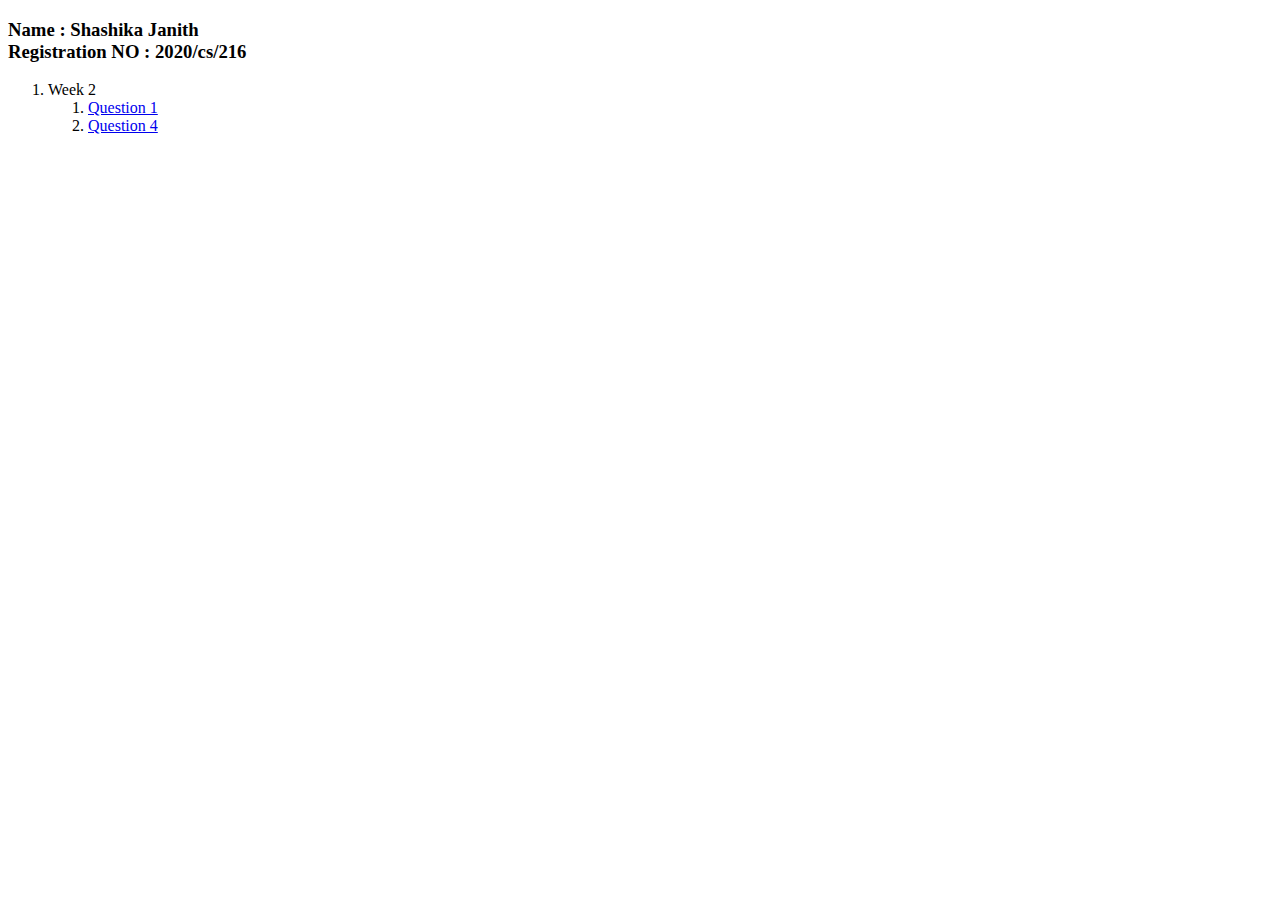
<file: index.html>
<!DOCTYPE html>
<html lang="en">
<head>
    <meta charset="UTF-8">
    <meta http-equiv="X-UA-Compatible" content="IE=edge">
    <meta name="viewport" content="width=device-width, initial-scale=1.0">
    <title>Peo_code_competion</title>
</head>
<body>
    <h3 color =" red ">Name : Shashika Janith <br>
        Registration NO : 2020/cs/216</h3>
    <ol>
        <li>
            Week 2
            <ol>
                <li><a href="/Peo_code/week2/question1/index.html">Question 1</a> </li>
                <li><a href="/Peo_code/week2/question4/index.html">Question 4</a> </li>
            </ol>
        </li>
    </ol>
    
</body>
</html>
</file>
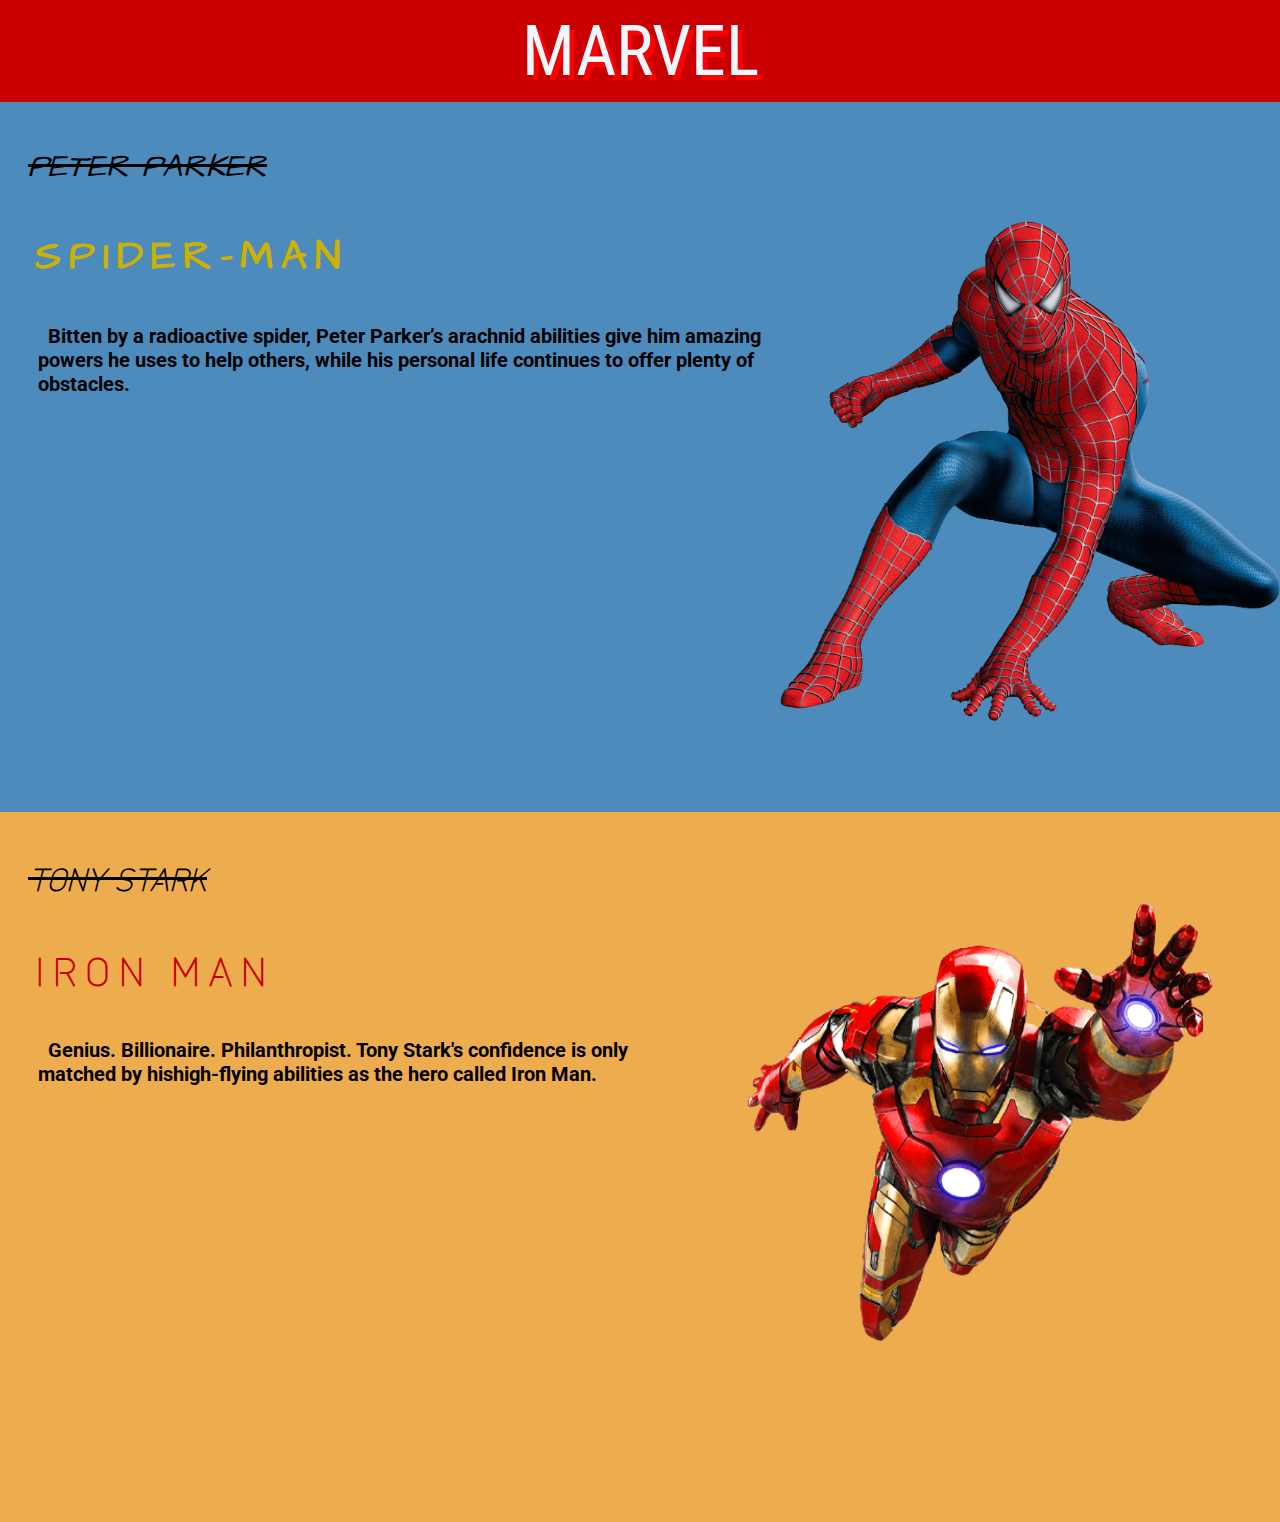
<file: week2/question1/index.html>
<!DOCTYPE html>
<html lang="en">
<head>
    <meta charset="UTF-8">
    <meta http-equiv="X-UA-Compatible" content="IE=edge">
    <meta name="viewport" content="width=device-width, initial-scale=1.0">
    <link rel="stylesheet" href="style.css">
    <link rel="preconnect" href="https://fonts.googleapis.com">
    <link rel="preconnect" href="https://fonts.gstatic.com" crossorigin>
    <link href="https://fonts.googleapis.com/css2?family=Roboto+Condensed:wght@700&display=swap" rel="stylesheet">
    <link href="https://fonts.googleapis.com/css2?family=Architects+Daughter&family=Roboto+Condensed:wght@700&display=swap" rel="stylesheet">
    <link href="https://fonts.googleapis.com/css2?family=Architects+Daughter&family=Roboto+Condensed:wght@700&family=Roboto:wght@300&family=Zen+Kurenaido&display=swap" rel="stylesheet">
    <link href="https://fonts.googleapis.com/css2?family=Architects+Daughter&family=Roboto+Condensed:wght@700&family=Zen+Kurenaido&display=swap" rel="stylesheet">
    <title>Document</title>
</head>
<body>
    <div class="marvel"><p class="marveltext">MARVEL</p></div>

    <div class="spiderman">
      
        <p id="peter"><i><strike>peter parker</strike></i>
        </p>
        <img id="spider" src="img1.png" alt="spider.jpg">
        <p id="spiderman"><b> spider-man</b></p>
    
        <p id="spiderpara"><b> Bitten by a radioactive spider, Peter Parker’s arachnid abilities give him amazing powers he uses to help others, while his personal life continues to offer plenty of obstacles.</b></p>
       

    </div>
    <div class="ironman">
        <img id="iro" src="img2.png" alt="iron.jpg">
        
        <p id='Tony'><i><strike> Tony Stark </strike> </i></p> 
        <p id='iron'>Iron Man</p>
       
        <p id='para2'><b> Genius. Billionaire. Philanthropist. Tony Stark's confidence is only matched by hishigh-flying abilities as the hero called Iron Man.</p>
        </b></div>
</body>
</html>
</file>
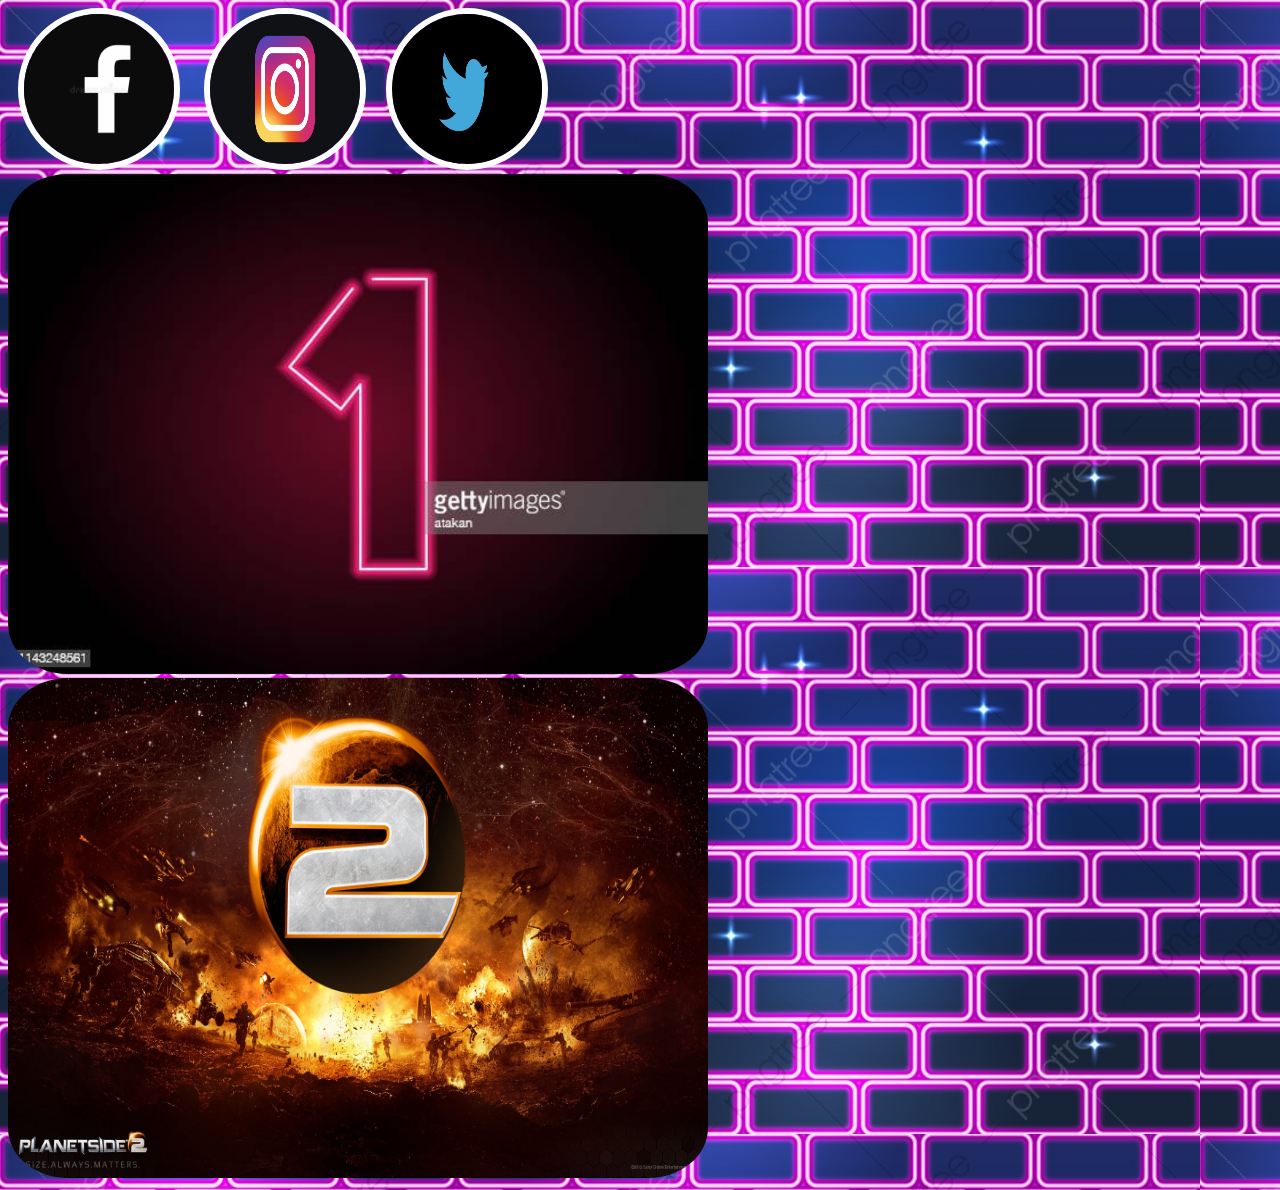
<file: week2/question4/index.html>
<!DOCTYPE html>
<html lang="en">
<head>
    <meta charset="UTF-8">
    <meta http-equiv="X-UA-Compatible" content="IE=edge">
    <meta name="viewport" content="width=device-width, initial-scale=1.0">
    <title>Document</title>
    <style>
        body{
            background-image: url("bg.jpg");
        }
        .fb{
            height: 150px;
            width: 150px;
            border-radius: 50%;
            border: 6px solid #FFFFFF;
            margin-left: 10px;
            margin-right: 10px;  
            transition: transform .2s;          
        }
        .ins{
            height: 150px;
            width: 150px;
            border-radius: 50%;
            border: 6px solid #FFFFFF;
            margin-left: 10px;
            margin-right: 10px;
            transition: transform .2s;
        }
        .twit{
            height: 150px;
            width: 150px;
            border-radius: 50%;
            border: 6px solid #FFFFFF;
            margin-left: 10px;
            margin-right:10px;
            transition: transform .2s;
        }
        .fb:hover {
                transform: scale(1.5); /* (150% zoom - Note: if the zoom is too large, it will go outside of the viewport) */
        }  
        .ins:hover {
                transform: scale(1.5); /* (150% zoom - Note: if the zoom is too large, it will go outside of the viewport) */
        }  
        .twit:hover {
                transform: scale(1.5); /* (150% zoom - Note: if the zoom is too large, it will go outside of the viewport) */
        }   
        .im1{
            border-top-left-radius: 60px 50px;
            border-top-right-radius: 60px 50px;
            border-bottom-left-radius:60px 50px;
            border-bottom-right-radius:60px 50px;
        }

    </style>
</head>
<body >
    <img class="fb" src="fb.png" alt="fb"> <img class="ins" src="instagram.png" alt="instagram"><img class="twit" src="twitter.jpg" alt="tt">
    <br>
    <img class="im1" src="image1.jpg" alt=""  width="700px" height="500"><br>
    <img class="im1" src="image2.jpg" alt=""  width="700px" height="500">
</body>
</html>
</file>
<file: week2/question1/style.css>
body{margin:0;} 
.marvel{
    background-color:rgb(202, 0, 0);
    text-transform: uppercase;
    padding:10px 0px 10px ;


}
.marveltext{
    color: aliceblue;
    padding: 0px;
    margin: 0px;
    text-shadow: 5px 5px #ff0000;
    font-size: 70px;
    text-align: center;
    font-family: 'Roboto Condensed', sans-serif;

}


#spider{
    height: 500px;
    width: 500px;
    float:right;
}
.spiderman{
    background-color: #4D8BBC;
    padding-top:10px;
    height: 700px;
}
.ironman{
 
    padding-top:10px;
    background-color:#EDAC4D;
    height: 700px;
}
#peter{
    font-family:'Architects Daughter',cursive;
    text-transform: uppercase;
    padding-left:0.875em;
    font-size:2em;
}
#spiderman{
    font-family: 'Architects Daughter',cursive;
    text-transform: uppercase;
    color: #c9b204;
    text-transform: uppercase;
    letter-spacing: 8px;
    padding-left:0.875em;
    font-size:2.5em; 
}
#iron{
    font-family: 'Zen Kurenaido', sans-serif;
    padding-left:0.875em;
    letter-spacing: 8px;
    color: rgb(202, 0, 0);
    font-size:2.5em; 
    text-transform:uppercase;
}
#Tony{
    font-family: 'Zen Kurenaido', sans-serif;
    padding-left:0.875em;
    font-size:2em; 
    text-transform:uppercase;
}
#spiderpara{
    font-family:'Roboto', sans-serif;
    padding-left:1.875em;
    text-indent: 10px;
    font-size: 20px;
}
#iro{
    height: 500px;
    width: 600px;
    float:right;
    padding-top: 50px
    ;

}
#para2{
    font-family:'Roboto', sans-serif;
    padding-left:1.875em;
    text-indent: 10px;
    font-size: 20px;
}
</file>
